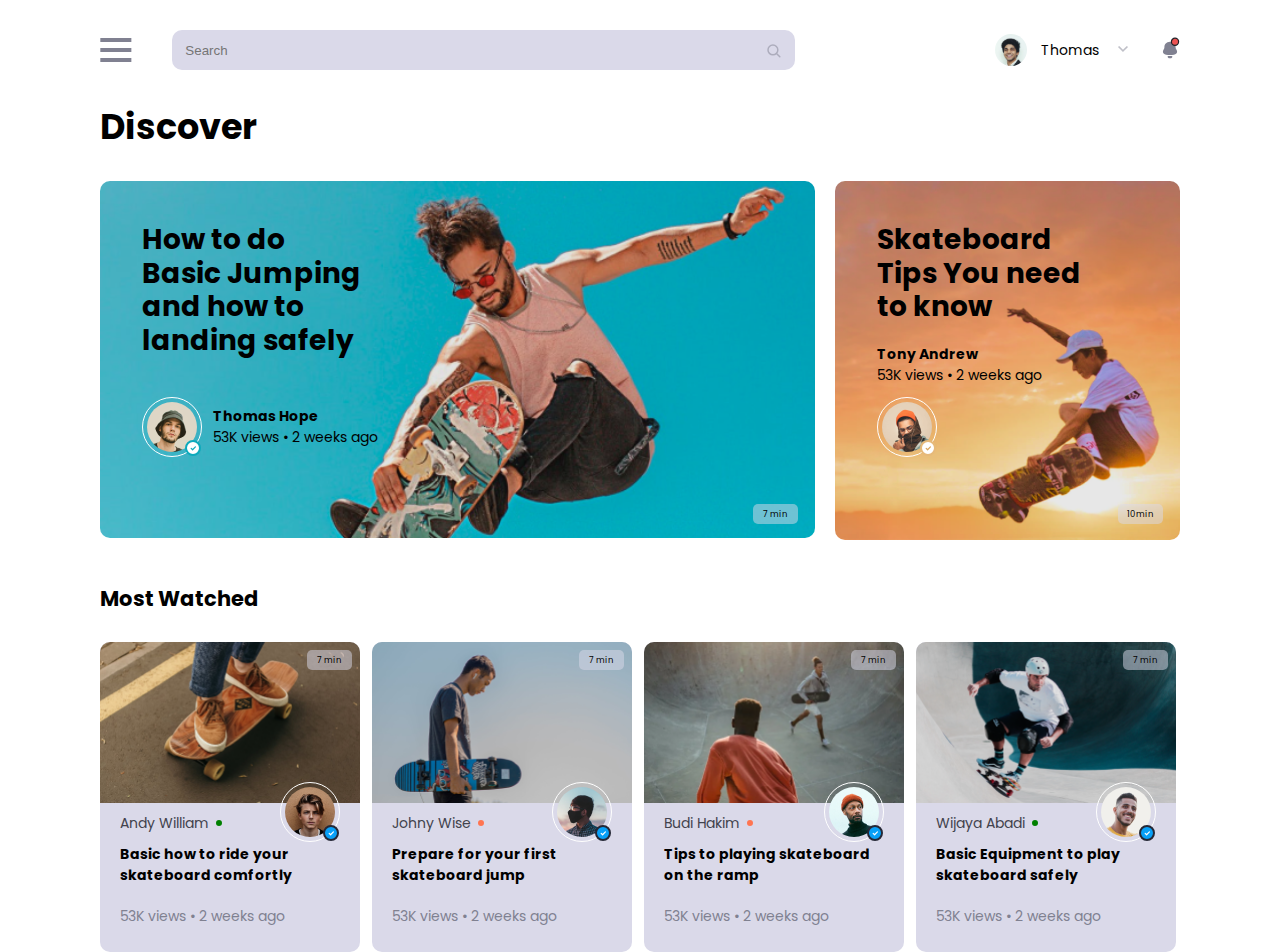
<file: index.html>
<!DOCTYPE html>
<html>
<head>
  <meta charset="UTF-8">
  <meta name="viewport" content="width=device-width, initial-scale=1.0">
  <link rel="stylesheet" href="./style.css">
  <script src="./script.js" defer></script>
  <title>skateboard</title>
</head>
<body id="body">
  <div class="sidebar" id="sidebar">
    <h3 class="sidebar__logo">skateboard</h3>
    <div class="section">
      <p class="section__header">MENU</p>
      <ul class="list">
        <li><button class="element"><img src="./images/1.svg"><p class="element__name name_active">Discover</p></button></li>
        <li><button class="element"><img src="./images/2.svg"><p class="element__name name_inactive">Trending</p></button></li>
        <li><button class="element"><img src="./images/3.svg"><p class="element__name name_inactive">Streaming</p></button></li>
        <li><button class="element"><img src="./images/4.svg"><p class="element__name name_inactive">Playlist</p></button></li>
        <li><button class="element"><img src="./images/5.svg"><p class="element__name name_inactive">Bookmark</p></button></li>
      </ul>
      <hr class="section__line">
    </div>
    <div class="section">
      <p class="section__header">CATEGORY</p>
      <ul class="list">
        <li><button class="element"><img src="./images/1_1.svg"><p class="element__name name_inactive">Live Stream</p></button></li>
        <li><button class="element"><img src="./images/2.svg"><p class="element__name name_inactive">Tutorial</p></button></li>
        <li><button class="element"><img src="./images/3.svg"><p class="element__name name_inactive">Competition</p></button></li>
        <li><button class="element"><img src="./images/4.svg"><p class="element__name name_inactive">Community</p></button></li>
      </ul>
      <hr class="section__line">
    </div>
    <div class="sliderBox">
      <label class="switch">
        <input type="checkbox" id="slider" >
        <span class="slider round"></span>
      </label>
      <p class="slider__text">Night mode</p>
    </div>
  </div>
  <div class="page">
    <header class="header">
      <img src="./images/menu.svg" class="header__menu" id="menuButton">
      <form class="header__form">
        <input type="text" placeholder="Search" class="header__search">
        <button class="header__searchButton"><img src="./images/search.svg" class="header__searchIcon"></button>
      </form>
      <div class="header__profile">
        <img src="./images/avatarTomas.svg">
        <p class="profile__name">Thomas</p>
        <button class="profile__arrow"><img src="./images/chevron_down.svg"></button>
        <button class="profile__notification"><img src="./images/notification.svg"></button>
      </div>
    </header>
    <div class="content">
      <div class="discover">
        <h2 class="discover__title">Discover</h2>
        <div class="cardWrapper">
          <div class="discover__card card_active">
            <img class="card__image image_active" src="./images/firstCard.png">
            <h2 class="card__text">How to do Basic Jumping and how to landing safely</h2>
              <div class="card__avatarBox avatarBox_active">
                <div class="avatarStroke">
                  <img class="avatar__image" src="./images/avatar1.png">
                  <img class="avatar__verified" src="./images/verified1.svg">
                </div>
                <div class="avatar__info">
                  <h4>Thomas Hope</h4>
                  <p>53K views  •  2 weeks ago</p>
                </div>
              </div>
              <div class="card__duration duration_positionBottom">
                <p class="duration__text">7 min</p>
              </div>
          </div>
          <div class="discover__card card_inactive">
            <img class="card__image image_inactive" src="./images/card2.png">
            <h2 class="card__text">Skateboard Tips You need to know
            </h2>
            <div class="card__avatarBox avatarBox_inactive">
              <div class="avatar__info">
                <h4>Tony Andrew</h4>
                <p>53K views  •  2 weeks ago</p>
              </div>
              <div class="avatarStroke">
                <img class="avatar__image" src="./images/avatar2.png">
                <img class="avatar__verified" src="./images/verified2.svg">
              </div>
            </div>
            <div class="card__duration duration_positionBottom">
              <p class="duration__text">10 min</p>
            </div>
          </div>
        </div>
      </div>
      <div class="mostWatched">
        <h2 class="mostWatched__title">Most Watched</h2>
        <div class="recomendationsCardWrapper">
          <div class="mostWatched__card">
            <img src="./images/MWcard1.png" class="card__preview">
            <div class="card__duration duration_positionTop">
              <p class="duration__text">7 min</p>
            </div>
            <div class="avatarStroke card__avatar">
              <img class="avatar__image" src="./images/avatar3.png">
              <img class="avatar__verified" src="./images/verified3.svg">
            </div>
            <div class="card__descripton">
              <div class="card__username">
                <p>Andy William</p>
                <div class="status status_online"></div>
              </div>
              <p class="card__header">Basic how to ride your skateboard comfortly</p>
              <p class="card__date">53K views  •  2 weeks ago</p>
            </div>
          </div>
          <div class="mostWatched__card">
            <img src="./images/MWcard2.png" class="card__preview">
            <div class="card__duration duration_positionTop">
              <p class="duration__text">7 min</p>
            </div>
            <div class="avatarStroke card__avatar">
              <img class="avatar__image" src="./images/avatar4.png">
              <img class="avatar__verified" src="./images/verified3.svg">
            </div>
            <div class="card__descripton">
              <div class="card__username">
                <p>Johny Wise</p>
                <div class="status status_offline"></div>
              </div>
              <p class="card__header">Prepare for your first skateboard jump</p>
              <p class="card__date">53K views  •  2 weeks ago</p>
            </div>
          </div>
          <div class="mostWatched__card">
            <img src="./images/MWcard3.png" class="card__preview">
            <div class="card__duration duration_positionTop">
              <p class="duration__text">7 min</p>
            </div>
            <div class="avatarStroke card__avatar">
              <img class="avatar__image" src="./images/avatar5.png">
              <img class="avatar__verified" src="./images/verified3.svg">
            </div>
            <div class="card__descripton">
              <div class="card__username">
                <p>Budi Hakim</p>
                <div class="status status_offline"></div>
              </div>
              <p class="card__header">Tips to playing skateboard on the ramp</p>
              <p class="card__date">53K views  •  2 weeks ago</p>
            </div>
          </div>
          <div class="mostWatched__card">
            <img src="./images/MWcard4.png" class="card__preview">
            <div class="card__duration duration_positionTop">
              <p class="duration__text">7 min</p>
            </div>
            <div class="avatarStroke card__avatar">
              <img class="avatar__image" src="./images/avatar6.png">
              <img class="avatar__verified" src="./images/verified3.svg">
            </div>
            <div class="card__descripton">
              <div class="card__username">
                <p class="card__username">Wijaya Abadi</p>
                <div class="status status_online"></div>
              </div>
              <p class="card__header">Basic Equipment to play skateboard safely</p>
              <p class="card__date">53K views  •  2 weeks ago</p>
            </div>
          </div>
        </div>
      </div>
    </div>
    <div class="overlay" id="overlay"></div>
  </div>
</body>
</html>
</file>
<file: style.css>
@import url('https://fonts.googleapis.com/css2?family=Poppins&display=swap');

* {
  margin: 0;
  padding: 0;
  box-sizing: border-box;
}

.darkMode {
  --clr1: #1F1D2B;
  --clr3: #FFFFFF;
  --clr4: #353440;
  --clr9: #24273081;
  --clr10: #242730;
  --clr11: #B7B9D2;
}

:root {
  --clr1: #ffffff;
  --clr2: #808191;
  --clr3: #000000;
  --clr4: #dad9e9;
  --clr5: #6c5ecf;
  --clr6: #cccccc;
  --clr7: #34373C;
  --clr8: #0DAABC;
  --clr9: #dad9e981;
  --clr10: #dad9e9;
  --clr11: #42434d;
}

html {
  font-size: 14px;
}

body {
  transition: background-color 0.5s, color 0.5s;
  background-color: var(--clr1);
  font-family: 'Poppins', sans-serif;
  color: var(--clr3);
}

.page {
  margin-inline: auto;
  display: flex;
  flex-direction: column;
  padding-inline: 60px;
  width: 100%;
  max-width: 1200px;
  align-items: center;
}

/* SIDEBAR */

.sidebar__logo {
  margin-bottom: 3.5em;
  padding-top: 2.5em;
}

.sidebar {
  z-index: 3;
  height: 100dvh;
  width: 200px;
  padding-left: 1em;
  transition: background-color 0.5s;
  position: fixed;
  top: 0;
  left: 0;
  background-color: var(--clr1);
}

.sidebar_active {
  width: 200px;
  margin: 0;
  padding-left: 25px;
  padding-right: 15px;
  position: absolute;
  display: block;
}

.element {
  display: flex;
  align-items: center;
  margin-top: 2em;
  background: none;
  border: none;
  cursor: pointer;
}

.sliderBox {
  display: flex;
  align-items: center;
  justify-content: flex-start;
}

.slider__text {
  color: var(--clr2);
  margin-left: 1em;
  width: max-content;
}

.element__name {
  padding-left: 1em;
  font-size: 1rem;
  font-family: 'Poppins', sans-serif;
}

.section__header {
  color: var(--clr2);
  margin: 0;
}

.list {
  list-style: none;
}

.section__line {
  border: 1px solid var(--clr7);
  margin-top: 2em;
  margin-bottom: 2em;
  width: 10em;
}

.switch {
  position: relative;
  display: inline-block;
  width: 50px;
  height: 30px;
}

.switch input {
  display:none;
}

.slider {
  position: absolute;
  cursor: pointer;
  top: 0;
  left: 0;
  right: 0;
  bottom: 0;
  background-color: var(--clr6);
  -webkit-transition: 0.4s;
  transition: 0.4s;
}

.slider:before {
  position: absolute;
  content: "";
  height: 24px;
  width: 24px;
  left: 3px;
  bottom: 3px;
  background-color: white;
  -webkit-transition: 0.4s;
  transition: 0.4s;
}

input:checked + .slider {
  background-color: var(--clr5);
}

input:focus + .slider {
  box-shadow: 0 0 1px var(--clr5);
}

input:checked + .slider:before {
  -webkit-transform: translateX(20px);
  -ms-transform: translateX(20px);
  transform: translateX(20px);
}

.slider.round {
  border-radius: 34px;
}

.slider.round:before {
  border-radius: 50%;
}

/* HEADER */

.header {
  display: flex;
  align-items: center;
  justify-content: space-between;
  height: 100px;
  width: 100%;
  gap: 40px;
  margin-top: 0px;
}

.header__search {
  display: flex;
  align-items: center;
  justify-content: space-between;
  width: 100%;
  height: 40px;
  background-color: var(--clr4);
  border-radius: 10px;
  border: 0;
  padding-left: 1em;
  color: var(--clr3);
}

.header__form {
  position: relative;
  width: 100%;
  max-width: 625px;
}

.header__menu {
  display: none;
  cursor: pointer;
}

.header__profile {
  display: flex;
  align-items: center;
  gap: 1em;
  flex-shrink: 0;
}

.profile__notification {
  margin-left: 1em;
}

.header__searchIcon {
  position: absolute;
  top: 1rem;
  right: 1rem;
}

.profile__arrow {
  border: none;
  background: none;
  cursor: pointer;
}

.profile__notification {
  border: none;
  background: none;
  cursor: pointer;
}

.header__searchButton {
  background: none;
  border: none;
  cursor: pointer;
  position: absolute;
  right: 0em;
  bottom: 3em;
}

/* CONTENT */

.discover__card {
  font-size: 2rem;
}

.recomendationsCardWrapper {
  display: grid;
  grid-template-columns: repeat(4, 260px);
  gap: 12px;
}

.name_active {
  color: var(--clr3);
}

.name_inactive {
  color: var(--clr2);
}

.card_inactive {
  position: relative;
  border-radius: 10px;
  width: 350px;
  height: 360px;
}

.discover__title {
  font-size: 2.5rem;
  margin-bottom: 2rem;
}

.card__image {
  display: block;
  width: 100%;
  border-radius: 10px;
}

.image_active {
  aspect-ratio: 2/1;
  object-fit: cover;
}

.avatar__info {
  font-size: 0.5em;
}

.duration__text {
  font-size: 0.6rem;
  text-align: center;
  line-height: 20px;
}

.card__duration {
  position: absolute;
  border-radius: 5px;
  width: 45px;
  height: 20px;
  background: var(--clr9);
}

.duration_positionBottom {
  bottom: 0.6em;
  right: 0.6em;
}

.duration_positionTop {
  top: 0.6em;
  right: 0.6em;
}

.avatarStroke {
  border-radius: 50%;
  border-color: #FFF;
  border-width: 1px;
  border-style: solid;
  width: 60px;
  height: 60px;
  position: relative;
}

.avatar__image {
  border-radius: 50%;
  position: absolute;
  top: 4px;
  left: 4px;
}

.avatar__verified {
  position: absolute;
  right: 0;
  bottom: 0;
}

.card__avatarBox {
  position: absolute;
  display: flex;
}

.avatarBox_active {
  align-items: center;
  gap: 0.4em;
  bottom: 3em;
  left: 1.5em;
}

.avatarBox_inactive {
  align-items: center;
  flex-direction: column;
  align-items: flex-start;
  gap: 0.4em;
  bottom: 3em;
  left: 1.5em;
}

.card__text {
  position: absolute;
  top: 1.5em;
  left: 1.5em;
  font-size: 2rem;
  width: 220px;
  line-height: 120%;
}

.cardWrapper {
  display: flex;
  gap: 20px;
}

.card_active {
  width: 725px;
  height: 360px;
  border-radius: 10px;
  position: relative;
}

.discover {
  display: flex;
  flex-direction: column;
}

.mostWatched {
  padding-top: 3rem;
}

.mostWatched__title {
  margin-bottom: 2rem;
}

.discover__card:hover {
  z-index: 1;
  transition: .5s;
  transform: scale(1.05);
}

.mostWatched__card {
  position: relative;
  width: 100%;
  height: 310px;
  border-radius: 10px;
  background-color: var(--clr10);
}

.mostWatched__card:hover {
  z-index: 1;
  transition: .5s;
  transform: scale(1.025);
}

.card__avatar {
  position: absolute;
  right: 20px;
  top: 45%;
}

.card__descripton {
  position: absolute;
  top: 55%;
  left: 20px;
}

.status {
  border-radius: 100%;
  border-width: 3px;
  border-style: solid;
  width: 1px;
  height: 1px;
}

.status_online {
  border-color: green;
}

.status_offline {
  border-color: #FF7551;
}

.card__username {
  color: var(--clr11);
  display: flex;
  align-items: center;
  gap: 0.5em;
}

.card__header {
  color: var(--clr3);
  width: 210px;
  font-weight: bold;
  padding-top: 10px;
}

.card__date {
  color: var(--clr2);
  padding-top: 20px;
}

.card__preview {
  border-radius: 10px 10px 0 0;
  width: 100%;
}

.content {
  width: 100%;
}

/* ...................... */

.overlay {
  display: none;
  position: fixed;
  width: 100%;
  height: 100%;
  background-color: var(--clr1);
  opacity: 0.6;
}

.overlay_active {
  display: block;
  z-index: 1;
}

/* MEDIA */

@media screen and (max-width: 1500px) {
  .sidebar {
    display: none;
    height: 952px;
  }
  .header {
    gap: 40px;
  }
  .header__menu {
    display: block;
  }
  .header__profile {
    padding-left: 160px;
  }
  .discover__card:hover {
    transform: scale(1.05);
  }
  .sidebar_active {
    width: 200px;
    margin: 0;
    padding-left: 25px;
    padding-right: 15px;
    position: absolute;
    display: block;
    z-index: 3;
    background-color: var(--clr1);
  }
  .overlay_active {
    display: block;
    z-index: 1;
  }
}

@media screen and (max-width: 1200px) {
  .cardWrapper {
    flex-direction: column;
  }
  .card_inactive {
    width: 725px;
    height: 360px;
  }
  .image_inactive {
    aspect-ratio: 2/1;
    object-fit: cover;
  }
  .header__profile {
  padding: 0;
  }
  .recomendationsCardWrapper {
    grid-template-columns: repeat(2, 350px);
    justify-content: center;
    column-gap: 20px;
  }
  .mostWatched__card {
    height: 400px;
  }
  .card__preview {
    width: 350px;
    height: 210px;
  }
  .page {
    width: max-content;
  }
  .sidebar_active {
    width: 200px;
    margin: 0;
    height: 1842px;
    padding-left: 25px;
    padding-right: 15px;
    position: absolute;
    display: block;
    z-index: 3;
    background-color: var(--clr1);
  }
  .overlay_active {
  display: block;
  z-index: 1;
  }
}

@media screen and (max-width: 500px) {
    .cardWrapper {
      flex-direction: column;
    }
    .card_inactive {
      width: 725px;
      height: 360px;
    }
    .image_inactive {
      aspect-ratio: 2/1;
      object-fit: cover;
    }
    .header__profile {
    padding: 0;
    }
    .recomendationsCardWrapper {
      grid-template-columns: repeat(1, 500px);
      justify-content: center;
      column-gap: 20px;
    }
    .mostWatched__card {
      height: 400px;
    }
    .card__preview {
      width: 500px;
      height: 210px;
    }
    .page {
      width: max-content;
    }
    .sidebar_active {
      width: 200px;
      margin: 0;
      height: 1842px;
      padding-left: 25px;
      padding-right: 15px;
      position: absolute;
      display: block;
      z-index: 3;
      background-color: var(--clr1);
    }
    .overlay_active {
    display: block;
    z-index: 1;
    }

    .discover__title {
        font-size: 2.5rem;
        margin-bottom: 2rem;
        margin-left: 8em;
      }
    
    .mostWatched__title{
        margin-bottom: 2rem;
        margin-left: 13em;

    }
  }
</file>
